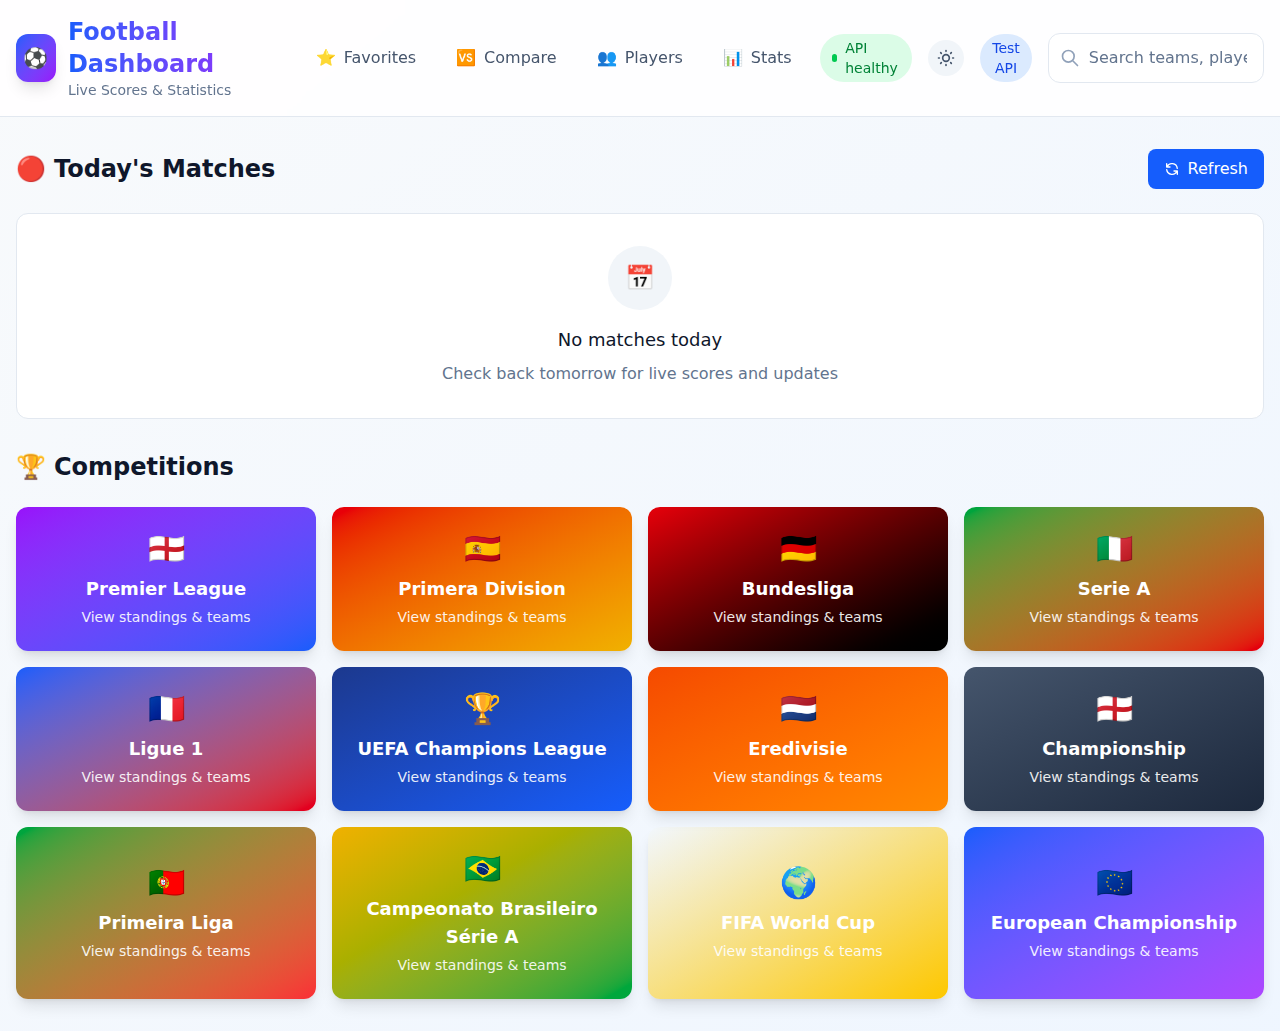
<file: index.html>
<!doctype html>
<html lang="en">
	<head>
		<meta charset="utf-8" />
		<link rel="icon" href="./favicon.png" />
		<meta name="viewport" content="width=device-width, initial-scale=1" />
		
		<link href="./_app/immutable/assets/0.PbonjDIM.css" rel="stylesheet">
		<link href="./_app/immutable/assets/4.CeECf4a2.css" rel="stylesheet">
		<link rel="modulepreload" href="./_app/immutable/entry/start.CHw90TNY.js">
		<link rel="modulepreload" href="./_app/immutable/chunks/B_a3xkKY.js">
		<link rel="modulepreload" href="./_app/immutable/chunks/CX1OgKul.js">
		<link rel="modulepreload" href="./_app/immutable/chunks/CjvTZbqX.js">
		<link rel="modulepreload" href="./_app/immutable/entry/app.CnDj7lUv.js">
		<link rel="modulepreload" href="./_app/immutable/chunks/Dp1pzeXC.js">
		<link rel="modulepreload" href="./_app/immutable/chunks/wqmw2ToN.js">
		<link rel="modulepreload" href="./_app/immutable/chunks/xRxRWmIu.js">
		<link rel="modulepreload" href="./_app/immutable/chunks/DwnDlySo.js">
		<link rel="modulepreload" href="./_app/immutable/chunks/D5Tc-ihn.js">
		<link rel="modulepreload" href="./_app/immutable/nodes/0.DOEoxxpI.js">
		<link rel="modulepreload" href="./_app/immutable/nodes/2.BpzxeL8x.js">
		<link rel="modulepreload" href="./_app/immutable/chunks/C-RrLYKt.js">
		<link rel="modulepreload" href="./_app/immutable/chunks/BnSRXur9.js">
		<link rel="modulepreload" href="./_app/immutable/chunks/wjPKui-P.js">
		<link rel="modulepreload" href="./_app/immutable/chunks/DQ32Uy8j.js">
		<link rel="modulepreload" href="./_app/immutable/chunks/B5fg2nBw.js">
		<link rel="modulepreload" href="./_app/immutable/chunks/Dstk36f_.js">
		<link rel="modulepreload" href="./_app/immutable/chunks/D5BTcylU.js">
		<link rel="modulepreload" href="./_app/immutable/chunks/VXOinbb8.js"><!--[--><meta name="description" content="Get real-time football scores, league tables, and team statistics for major European leagues"><!--]--><title>Football Dashboard - Live Scores &amp; Statistics</title>
	</head>
	<body data-sveltekit-preload-data="hover">
		<div style="display: contents"><!--[--><!--[--><!----><div class="min-h-screen bg-gray-50"><!----><div class="min-h-screen bg-gradient-to-br from-slate-50 to-blue-50"><header class="sticky top-0 z-50 bg-white/90 backdrop-blur-md border-b border-slate-200"><div class="container mx-auto px-4 py-4 svelte-1kfgxn9"><div class="flex flex-col lg:flex-row justify-between items-center gap-4"><div class="flex items-center space-x-4"><div class="flex items-center space-x-3 group"><div class="w-12 h-12 bg-gradient-to-br from-blue-600 to-purple-600 rounded-xl flex items-center justify-center text-white text-xl font-bold shadow-lg group-hover:shadow-xl transition-shadow">⚽</div> <div><h1 class="text-2xl font-bold bg-gradient-to-r from-blue-600 to-purple-600 bg-clip-text text-transparent">Football Dashboard</h1> <p class="text-sm text-slate-500">Live Scores &amp; Statistics</p></div></div></div> <div class="flex items-center space-x-4"><nav class="hidden md:flex items-center space-x-4"><button class="flex items-center space-x-2 px-3 py-2 text-slate-600 hover:text-slate-900 transition-colors"><span>⭐</span> <span>Favorites</span></button> <button class="flex items-center space-x-2 px-3 py-2 text-slate-600 hover:text-slate-900 transition-colors"><span>🆚</span> <span>Compare</span></button> <button class="flex items-center space-x-2 px-3 py-2 text-slate-600 hover:text-slate-900 transition-colors"><span>👥</span> <span>Players</span></button> <button class="flex items-center space-x-2 px-3 py-2 text-slate-600 hover:text-slate-900 transition-colors"><span>📊</span> <span>Stats</span></button></nav> <!--[!--><!--]--> <button type="button" class="p-2 rounded-full bg-slate-100 text-slate-600 hover:bg-slate-200 transition-colors" aria-label="Light mode (dark mode disabled)" title="Light mode active"><svg xmlns="http://www.w3.org/2000/svg" class="h-5 w-5" fill="none" viewBox="0 0 24 24" stroke="currentColor"><path stroke-linecap="round" stroke-linejoin="round" stroke-width="2" d="M12 3v1m0 16v1m9-9h-1M4 12H3m15.364 6.364l-.707-.707M6.343 6.343l-.707-.707m12.728 0l-.707.707M6.343 17.657l-.707.707M16 12a4 4 0 11-8 0 4 4 0 018 0z"></path></svg></button><!----> <!--[!--><!--]--> <button class="text-sm px-3 py-1 bg-blue-100 text-blue-700 rounded-full hover:bg-blue-200 transition-colors">Test API</button></div> <div class="w-full lg:w-auto"><div class="relative"><input type="text" placeholder="Search teams, players, leagues..." value="" class="w-full pl-10 pr-4 py-3 rounded-xl border border-slate-200 bg-white text-slate-900 placeholder-slate-500 focus:ring-2 focus:ring-blue-500 focus:border-transparent transition-all"> <svg class="absolute left-3 top-1/2 transform -translate-y-1/2 w-5 h-5 text-slate-400" fill="none" stroke="currentColor" viewBox="0 0 24 24"><path stroke-linecap="round" stroke-linejoin="round" stroke-width="2" d="M21 21l-6-6m2-5a7 7 0 11-14 0 7 7 0 0114 0z"></path></svg></div></div></div></div></header> <main class="container mx-auto px-4 py-8 svelte-1kfgxn9"><!--[--><!--[--><div class="flex flex-col items-center justify-center py-20"><div class="w-16 h-16 bg-gradient-to-br from-blue-600 to-purple-600 rounded-xl flex items-center justify-center text-white text-2xl mb-4 animate-bounce">⚽</div> <h2 class="text-xl font-semibold text-slate-700 mb-2">Loading Football Dashboard...</h2> <p class="text-slate-500">Getting the latest scores and data</p></div><!--]--><!--]--></main></div><!----><!----></div><!----><!--]--> <!--[!--><!--]--><!--]-->
			
			<script>
				{
					__sveltekit_njyexh = {
						base: new URL(".", location).pathname.slice(0, -1),
						assets: "/freitagr190204.github.io"
					};

					const element = document.currentScript.parentElement;

					Promise.all([
						import("./_app/immutable/entry/start.CHw90TNY.js"),
						import("./_app/immutable/entry/app.CnDj7lUv.js")
					]).then(([kit, app]) => {
						kit.start(app, element, {
							node_ids: [0, 2],
							data: [null,null],
							form: null,
							error: null
						});
					});
				}
			</script>
		</div>
	</body>
</html>
</file>
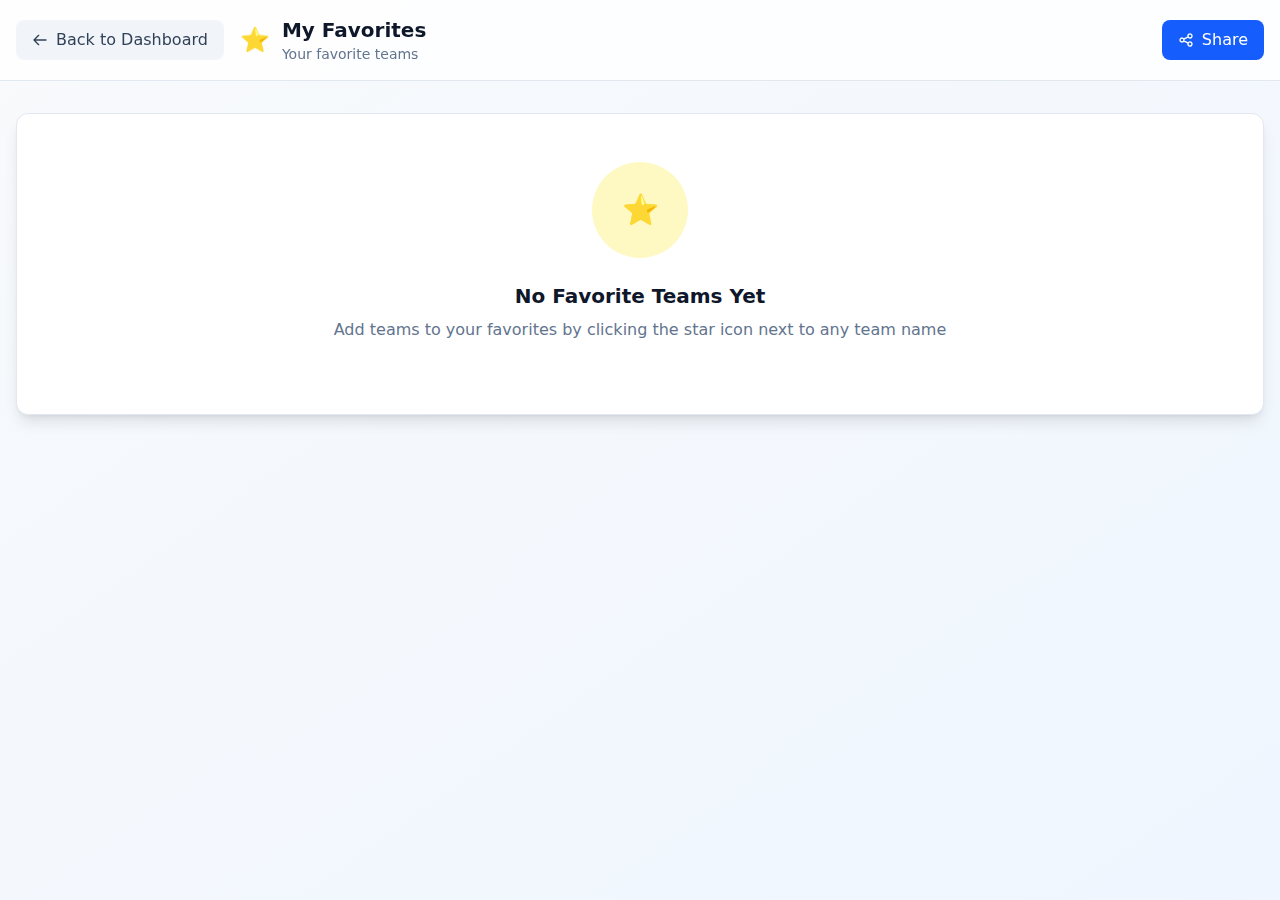
<file: favorites.html>
<!doctype html>
<html lang="en">
	<head>
		<meta charset="utf-8" />
		<link rel="icon" href="./favicon.png" />
		<meta name="viewport" content="width=device-width, initial-scale=1" />
		
		<link href="./_app/immutable/assets/0.PbonjDIM.css" rel="stylesheet">
		<link href="./_app/immutable/assets/3.baOAG6_S.css" rel="stylesheet">
		<link rel="modulepreload" href="./_app/immutable/entry/start.CHw90TNY.js">
		<link rel="modulepreload" href="./_app/immutable/chunks/B_a3xkKY.js">
		<link rel="modulepreload" href="./_app/immutable/chunks/CX1OgKul.js">
		<link rel="modulepreload" href="./_app/immutable/chunks/CjvTZbqX.js">
		<link rel="modulepreload" href="./_app/immutable/entry/app.CnDj7lUv.js">
		<link rel="modulepreload" href="./_app/immutable/chunks/Dp1pzeXC.js">
		<link rel="modulepreload" href="./_app/immutable/chunks/wqmw2ToN.js">
		<link rel="modulepreload" href="./_app/immutable/chunks/xRxRWmIu.js">
		<link rel="modulepreload" href="./_app/immutable/chunks/DwnDlySo.js">
		<link rel="modulepreload" href="./_app/immutable/chunks/D5Tc-ihn.js">
		<link rel="modulepreload" href="./_app/immutable/nodes/0.DOEoxxpI.js">
		<link rel="modulepreload" href="./_app/immutable/nodes/3.CpyJ4gC3.js">
		<link rel="modulepreload" href="./_app/immutable/chunks/DQ32Uy8j.js">
		<link rel="modulepreload" href="./_app/immutable/chunks/B8bPzqdM.js">
		<link rel="modulepreload" href="./_app/immutable/chunks/VXOinbb8.js">
		<link rel="modulepreload" href="./_app/immutable/chunks/C-RrLYKt.js">
		<link rel="modulepreload" href="./_app/immutable/chunks/Dstk36f_.js"><!--[--><meta name="description" content="View your favorite teams and quick access to their details"><!--]--><title>Favorites - Football Dashboard</title>
	</head>
	<body data-sveltekit-preload-data="hover">
		<div style="display: contents"><!--[--><!--[--><!----><div class="min-h-screen bg-gray-50"><!----><div class="min-h-screen bg-gradient-to-br from-slate-50 to-blue-50"><header class="sticky top-0 z-50 bg-white/80 backdrop-blur-md border-b border-slate-200"><div class="container mx-auto px-4 py-4 svelte-1y1ul25"><div class="flex items-center justify-between"><div class="flex items-center space-x-4"><button class="flex items-center space-x-2 px-4 py-2 bg-slate-100 text-slate-700 rounded-lg hover:bg-slate-200 transition-colors"><svg class="w-4 h-4" fill="none" stroke="currentColor" viewBox="0 0 24 24"><path stroke-linecap="round" stroke-linejoin="round" stroke-width="2" d="M10 19l-7-7m0 0l7-7m-7 7h18"></path></svg> <span>Back to Dashboard</span></button> <div class="flex items-center space-x-3"><div class="text-2xl">⭐</div> <div><h1 class="text-xl font-bold text-slate-900">My Favorites</h1> <p class="text-sm text-slate-500">Your favorite teams</p></div></div></div> <button class="px-4 py-2 bg-blue-600 hover:bg-blue-700 text-white rounded-lg transition-colors flex items-center space-x-2"><svg class="w-4 h-4" fill="none" stroke="currentColor" viewBox="0 0 24 24"><path stroke-linecap="round" stroke-linejoin="round" stroke-width="2" d="M8.684 13.342C8.886 12.938 9 12.482 9 12c0-.482-.114-.938-.316-1.342m0 2.684a3 3 0 110-2.684m0 2.684l6.632 3.316m-6.632-6l6.632-3.316m0 0a3 3 0 105.367-2.684 3 3 0 00-5.367 2.684zm0 9.316a3 3 0 105.367 2.684 3 3 0 00-5.367-2.684z"></path></svg> <span>Share</span></button></div></div></header> <main class="container mx-auto px-4 py-8 svelte-1y1ul25"><div class="space-y-8"><!--[--><div class="bg-white rounded-xl p-12 shadow-lg border border-slate-200 text-center"><div class="w-24 h-24 bg-yellow-100 rounded-full flex items-center justify-center mx-auto mb-6"><span class="text-3xl">⭐</span></div> <h3 class="text-xl font-bold text-slate-900 mb-2">No Favorite Teams Yet</h3> <p class="text-slate-500 mb-6">Add teams to your favorites by clicking the star icon next to any team name</p></div><!--]--></div><!----></main></div><!----><!----></div><!----><!--]--> <!--[!--><!--]--><!--]-->
			
			<script>
				{
					__sveltekit_njyexh = {
						base: new URL(".", location).pathname.slice(0, -1),
						assets: "/freitagr190204.github.io"
					};

					const element = document.currentScript.parentElement;

					Promise.all([
						import("./_app/immutable/entry/start.CHw90TNY.js"),
						import("./_app/immutable/entry/app.CnDj7lUv.js")
					]).then(([kit, app]) => {
						kit.start(app, element, {
							node_ids: [0, 3],
							data: [null,null],
							form: null,
							error: null
						});
					});
				}
			</script>
		</div>
	</body>
</html>
</file>
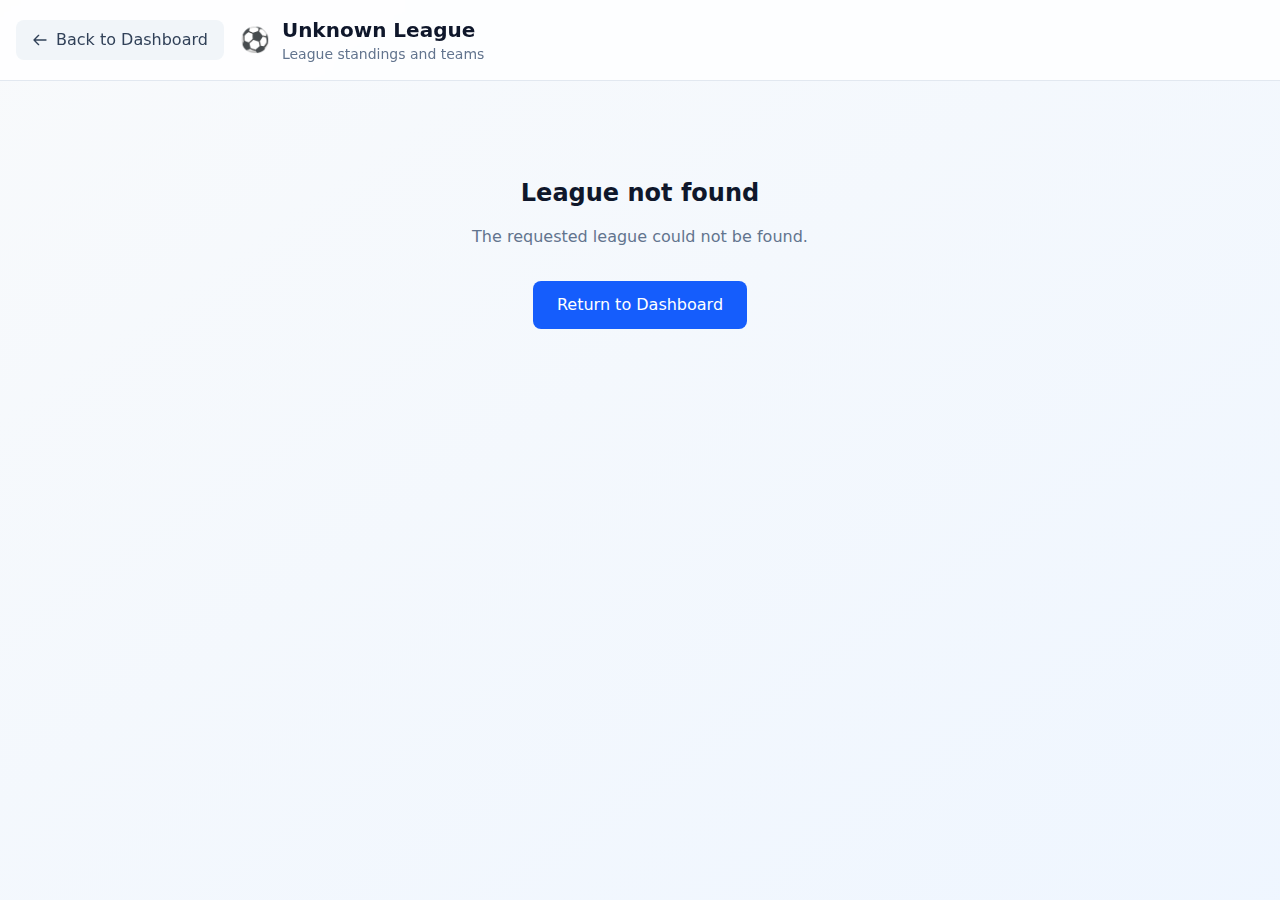
<file: league.html>
<!doctype html>
<html lang="en">
	<head>
		<meta charset="utf-8" />
		<link rel="icon" href="./favicon.png" />
		<meta name="viewport" content="width=device-width, initial-scale=1" />
		
		<link href="./_app/immutable/assets/0.PbonjDIM.css" rel="stylesheet">
		<link href="./_app/immutable/assets/4.CeECf4a2.css" rel="stylesheet">
		<link rel="modulepreload" href="./_app/immutable/entry/start.CHw90TNY.js">
		<link rel="modulepreload" href="./_app/immutable/chunks/B_a3xkKY.js">
		<link rel="modulepreload" href="./_app/immutable/chunks/CX1OgKul.js">
		<link rel="modulepreload" href="./_app/immutable/chunks/CjvTZbqX.js">
		<link rel="modulepreload" href="./_app/immutable/entry/app.CnDj7lUv.js">
		<link rel="modulepreload" href="./_app/immutable/chunks/Dp1pzeXC.js">
		<link rel="modulepreload" href="./_app/immutable/chunks/wqmw2ToN.js">
		<link rel="modulepreload" href="./_app/immutable/chunks/xRxRWmIu.js">
		<link rel="modulepreload" href="./_app/immutable/chunks/DwnDlySo.js">
		<link rel="modulepreload" href="./_app/immutable/chunks/D5Tc-ihn.js">
		<link rel="modulepreload" href="./_app/immutable/nodes/0.DOEoxxpI.js">
		<link rel="modulepreload" href="./_app/immutable/nodes/4.CvANN1zZ.js">
		<link rel="modulepreload" href="./_app/immutable/chunks/C-RrLYKt.js">
		<link rel="modulepreload" href="./_app/immutable/chunks/wjPKui-P.js">
		<link rel="modulepreload" href="./_app/immutable/chunks/B5fg2nBw.js">
		<link rel="modulepreload" href="./_app/immutable/chunks/BnSRXur9.js">
		<link rel="modulepreload" href="./_app/immutable/chunks/Dstk36f_.js"><!--[--><meta name="description" content="View Unknown League standings, fixtures, and team statistics"><!--]--><title>Unknown League - Football Dashboard</title>
	</head>
	<body data-sveltekit-preload-data="hover">
		<div style="display: contents"><!--[--><!--[--><!----><div class="min-h-screen bg-gray-50"><!----><div class="min-h-screen bg-gradient-to-br from-slate-50 to-blue-50"><header class="sticky top-0 z-50 bg-white/80 backdrop-blur-md border-b border-slate-200"><div class="container mx-auto px-4 py-4 svelte-1kfgxn9"><div class="flex items-center justify-between"><div class="flex items-center space-x-4"><button class="flex items-center space-x-2 px-4 py-2 bg-slate-100 text-slate-700 rounded-lg hover:bg-slate-200 transition-colors"><svg class="w-4 h-4" fill="none" stroke="currentColor" viewBox="0 0 24 24"><path stroke-linecap="round" stroke-linejoin="round" stroke-width="2" d="M10 19l-7-7m0 0l7-7m-7 7h18"></path></svg> <span>Back to Dashboard</span></button> <div class="flex items-center space-x-3"><div class="text-2xl">⚽</div> <div><h1 class="text-xl font-bold text-slate-900">Unknown League</h1> <p class="text-sm text-slate-500">League standings and teams</p></div></div></div></div></div></header> <main class="container mx-auto px-4 py-8 svelte-1kfgxn9"><!--[!--><div class="text-center py-16"><h2 class="text-2xl font-bold text-slate-900 mb-4">League not found</h2> <p class="text-slate-500 mb-8">The requested league could not be found.</p> <button class="px-6 py-3 bg-blue-600 hover:bg-blue-700 text-white rounded-lg transition-colors">Return to Dashboard</button></div><!--]--></main></div><!----><!----></div><!----><!--]--> <!--[!--><!--]--><!--]-->
			
			<script>
				{
					__sveltekit_njyexh = {
						base: new URL(".", location).pathname.slice(0, -1),
						assets: "/freitagr190204.github.io"
					};

					const element = document.currentScript.parentElement;

					Promise.all([
						import("./_app/immutable/entry/start.CHw90TNY.js"),
						import("./_app/immutable/entry/app.CnDj7lUv.js")
					]).then(([kit, app]) => {
						kit.start(app, element, {
							node_ids: [0, 4],
							data: [null,null],
							form: null,
							error: null
						});
					});
				}
			</script>
		</div>
	</body>
</html>
</file>
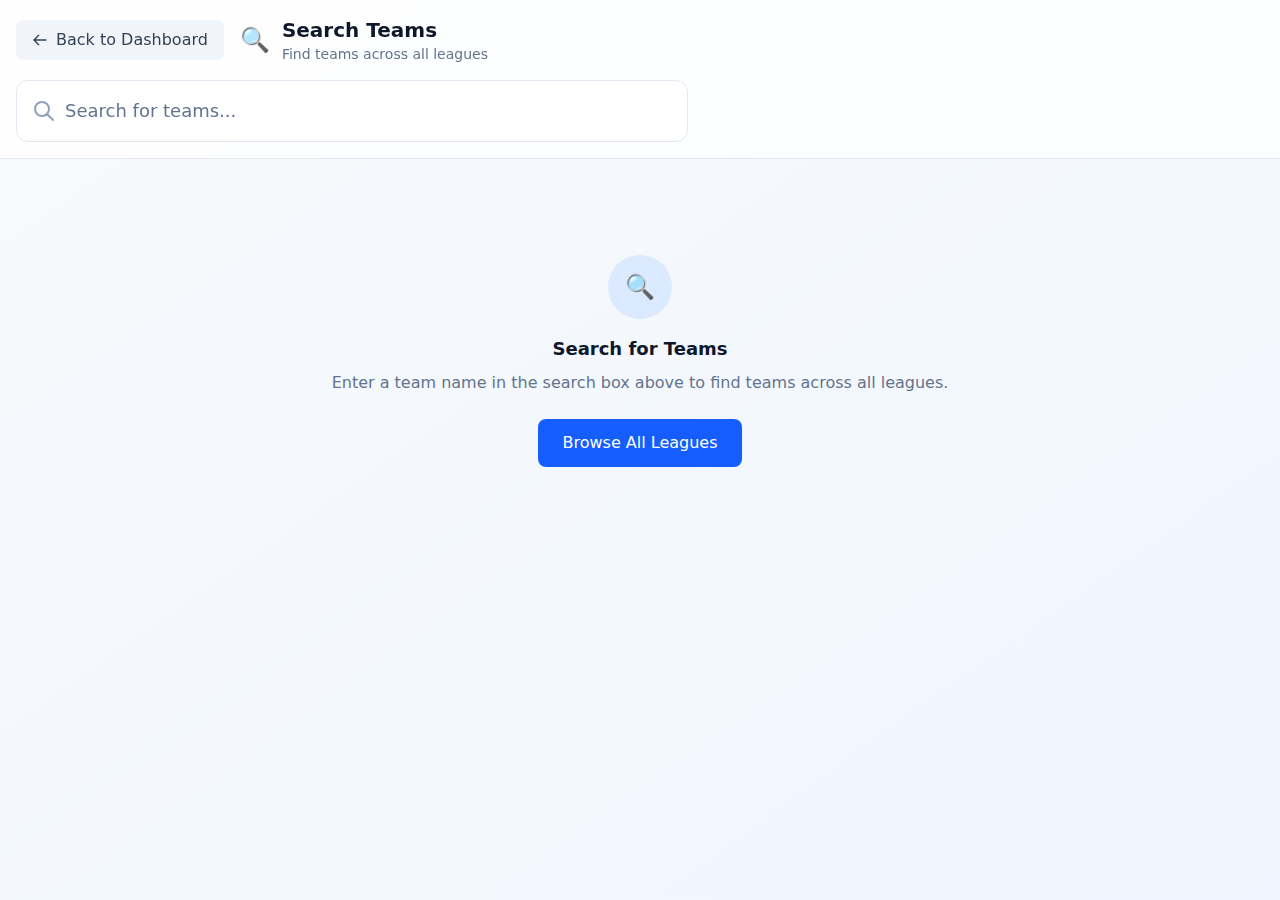
<file: search.html>
<!doctype html>
<html lang="en">
	<head>
		<meta charset="utf-8" />
		<link rel="icon" href="./favicon.png" />
		<meta name="viewport" content="width=device-width, initial-scale=1" />
		
		<link href="./_app/immutable/assets/0.PbonjDIM.css" rel="stylesheet">
		<link href="./_app/immutable/assets/4.CeECf4a2.css" rel="stylesheet">
		<link rel="modulepreload" href="./_app/immutable/entry/start.CHw90TNY.js">
		<link rel="modulepreload" href="./_app/immutable/chunks/B_a3xkKY.js">
		<link rel="modulepreload" href="./_app/immutable/chunks/CX1OgKul.js">
		<link rel="modulepreload" href="./_app/immutable/chunks/CjvTZbqX.js">
		<link rel="modulepreload" href="./_app/immutable/entry/app.CnDj7lUv.js">
		<link rel="modulepreload" href="./_app/immutable/chunks/Dp1pzeXC.js">
		<link rel="modulepreload" href="./_app/immutable/chunks/wqmw2ToN.js">
		<link rel="modulepreload" href="./_app/immutable/chunks/xRxRWmIu.js">
		<link rel="modulepreload" href="./_app/immutable/chunks/DwnDlySo.js">
		<link rel="modulepreload" href="./_app/immutable/chunks/D5Tc-ihn.js">
		<link rel="modulepreload" href="./_app/immutable/nodes/0.DOEoxxpI.js">
		<link rel="modulepreload" href="./_app/immutable/nodes/6.CDO4Fhld.js">
		<link rel="modulepreload" href="./_app/immutable/chunks/C-RrLYKt.js">
		<link rel="modulepreload" href="./_app/immutable/chunks/wjPKui-P.js"><!--[--><meta name="description" content="Search for teams across all leagues and competitions"><!--]--><title>Search - Football Dashboard</title>
	</head>
	<body data-sveltekit-preload-data="hover">
		<div style="display: contents"><!--[--><!--[--><!----><div class="min-h-screen bg-gray-50"><!----><div class="min-h-screen bg-gradient-to-br from-slate-50 to-blue-50"><header class="sticky top-0 z-50 bg-white/80 backdrop-blur-md border-b border-slate-200"><div class="container mx-auto px-4 py-4 svelte-1kfgxn9"><div class="flex items-center justify-between"><div class="flex items-center space-x-4"><button class="flex items-center space-x-2 px-4 py-2 bg-slate-100 text-slate-700 rounded-lg hover:bg-slate-200 transition-colors"><svg class="w-4 h-4" fill="none" stroke="currentColor" viewBox="0 0 24 24"><path stroke-linecap="round" stroke-linejoin="round" stroke-width="2" d="M10 19l-7-7m0 0l7-7m-7 7h18"></path></svg> <span>Back to Dashboard</span></button> <div class="flex items-center space-x-3"><div class="text-2xl">🔍</div> <div><h1 class="text-xl font-bold text-slate-900">Search Teams</h1> <p class="text-sm text-slate-500">Find teams across all leagues</p></div></div></div></div> <div class="mt-4"><div class="relative max-w-2xl"><input type="text" placeholder="Search for teams..." value="" class="w-full pl-12 pr-4 py-4 rounded-xl border border-slate-200 bg-white text-slate-900 placeholder-slate-500 focus:ring-2 focus:ring-blue-500 focus:border-transparent transition-all text-lg"> <svg class="absolute left-4 top-1/2 transform -translate-y-1/2 w-6 h-6 text-slate-400" fill="none" stroke="currentColor" viewBox="0 0 24 24"><path stroke-linecap="round" stroke-linejoin="round" stroke-width="2" d="M21 21l-6-6m2-5a7 7 0 11-14 0 7 7 0 0114 0z"></path></svg></div></div></div></header> <main class="container mx-auto px-4 py-8 svelte-1kfgxn9"><!--[!--><div class="text-center py-16"><div class="w-16 h-16 bg-blue-100 rounded-full flex items-center justify-center mx-auto mb-4"><span class="text-2xl">🔍</span></div> <h3 class="text-lg font-semibold text-slate-900 mb-2">Search for Teams</h3> <p class="text-slate-500 mb-6">Enter a team name in the search box above to find teams across all leagues.</p> <button class="px-6 py-3 bg-blue-600 hover:bg-blue-700 text-white rounded-lg transition-colors">Browse All Leagues</button></div><!--]--></main></div><!----><!----></div><!----><!--]--> <!--[!--><!--]--><!--]-->
			
			<script>
				{
					__sveltekit_njyexh = {
						base: new URL(".", location).pathname.slice(0, -1),
						assets: "/freitagr190204.github.io"
					};

					const element = document.currentScript.parentElement;

					Promise.all([
						import("./_app/immutable/entry/start.CHw90TNY.js"),
						import("./_app/immutable/entry/app.CnDj7lUv.js")
					]).then(([kit, app]) => {
						kit.start(app, element, {
							node_ids: [0, 6],
							data: [null,null],
							form: null,
							error: null
						});
					});
				}
			</script>
		</div>
	</body>
</html>
</file>
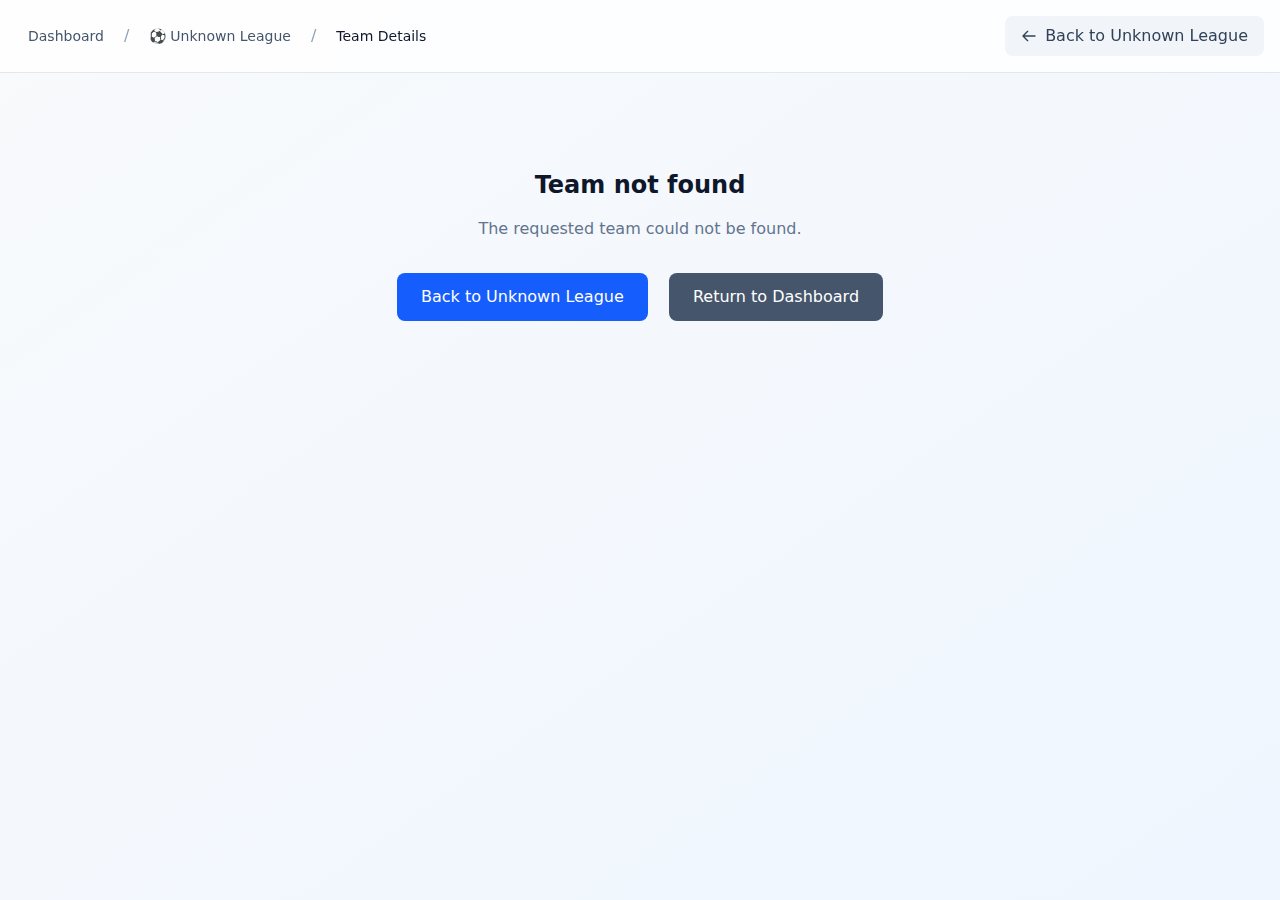
<file: league/team.html>
<!doctype html>
<html lang="en">
	<head>
		<meta charset="utf-8" />
		<link rel="icon" href="../favicon.png" />
		<meta name="viewport" content="width=device-width, initial-scale=1" />
		
		<link href="../_app/immutable/assets/0.PbonjDIM.css" rel="stylesheet">
		<link href="../_app/immutable/assets/4.CeECf4a2.css" rel="stylesheet">
		<link rel="modulepreload" href="../_app/immutable/entry/start.CHw90TNY.js">
		<link rel="modulepreload" href="../_app/immutable/chunks/B_a3xkKY.js">
		<link rel="modulepreload" href="../_app/immutable/chunks/CX1OgKul.js">
		<link rel="modulepreload" href="../_app/immutable/chunks/CjvTZbqX.js">
		<link rel="modulepreload" href="../_app/immutable/entry/app.CnDj7lUv.js">
		<link rel="modulepreload" href="../_app/immutable/chunks/Dp1pzeXC.js">
		<link rel="modulepreload" href="../_app/immutable/chunks/wqmw2ToN.js">
		<link rel="modulepreload" href="../_app/immutable/chunks/xRxRWmIu.js">
		<link rel="modulepreload" href="../_app/immutable/chunks/DwnDlySo.js">
		<link rel="modulepreload" href="../_app/immutable/chunks/D5Tc-ihn.js">
		<link rel="modulepreload" href="../_app/immutable/nodes/0.DOEoxxpI.js">
		<link rel="modulepreload" href="../_app/immutable/nodes/5.BAb-O127.js">
		<link rel="modulepreload" href="../_app/immutable/chunks/C-RrLYKt.js">
		<link rel="modulepreload" href="../_app/immutable/chunks/wjPKui-P.js">
		<link rel="modulepreload" href="../_app/immutable/chunks/D5BTcylU.js">
		<link rel="modulepreload" href="../_app/immutable/chunks/BnSRXur9.js">
		<link rel="modulepreload" href="../_app/immutable/chunks/Dstk36f_.js"><!--[--><meta name="description" content="View team details, squad, and statistics for Unknown League"><!--]--><title>Team Details - Unknown League - Football Dashboard</title>
	</head>
	<body data-sveltekit-preload-data="hover">
		<div style="display: contents"><!--[--><!--[--><!----><div class="min-h-screen bg-gray-50"><!----><div class="min-h-screen bg-gradient-to-br from-slate-50 to-blue-50"><header class="sticky top-0 z-50 bg-white/80 backdrop-blur-md border-b border-slate-200"><div class="container mx-auto px-4 py-4 svelte-1kfgxn9"><div class="flex items-center justify-between"><div class="flex items-center space-x-2"><button class="px-3 py-1 text-sm text-slate-600 hover:text-slate-900 transition-colors">Dashboard</button> <span class="text-slate-400">/</span> <button class="px-3 py-1 text-sm text-slate-600 hover:text-slate-900 transition-colors flex items-center space-x-1"><span>⚽</span> <span>Unknown League</span></button> <span class="text-slate-400">/</span> <span class="px-3 py-1 text-sm font-medium text-slate-900">Team Details</span></div> <button class="flex items-center space-x-2 px-4 py-2 bg-slate-100 text-slate-700 rounded-lg hover:bg-slate-200 transition-colors"><svg class="w-4 h-4" fill="none" stroke="currentColor" viewBox="0 0 24 24"><path stroke-linecap="round" stroke-linejoin="round" stroke-width="2" d="M10 19l-7-7m0 0l7-7m-7 7h18"></path></svg> <span>Back to Unknown League</span></button></div></div></header> <main class="container mx-auto px-4 py-8 svelte-1kfgxn9"><!--[!--><div class="text-center py-16"><h2 class="text-2xl font-bold text-slate-900 mb-4">Team not found</h2> <p class="text-slate-500 mb-8">The requested team could not be found.</p> <div class="space-x-4"><button class="px-6 py-3 bg-blue-600 hover:bg-blue-700 text-white rounded-lg transition-colors">Back to Unknown League</button> <button class="px-6 py-3 bg-slate-600 hover:bg-slate-700 text-white rounded-lg transition-colors">Return to Dashboard</button></div></div><!--]--></main></div><!----><!----></div><!----><!--]--> <!--[!--><!--]--><!--]-->
			
			<script>
				{
					__sveltekit_njyexh = {
						base: new URL("..", location).pathname.slice(0, -1),
						assets: "/freitagr190204.github.io"
					};

					const element = document.currentScript.parentElement;

					Promise.all([
						import("../_app/immutable/entry/start.CHw90TNY.js"),
						import("../_app/immutable/entry/app.CnDj7lUv.js")
					]).then(([kit, app]) => {
						kit.start(app, element, {
							node_ids: [0, 5],
							data: [null,null],
							form: null,
							error: null
						});
					});
				}
			</script>
		</div>
	</body>
</html>
</file>
<file: _app/immutable/assets/4.CeECf4a2.css>
.container.svelte-1kfgxn9{max-width:1400px}
</file>
<file: _app/immutable/assets/3.baOAG6_S.css>
.container.svelte-1y1ul25{max-width:1400px}
</file>
<file: _app/immutable/assets/0.PbonjDIM.css>
/*! tailwindcss v4.1.6 | MIT License | https://tailwindcss.com */@layer properties{@supports (((-webkit-hyphens:none)) and (not (margin-trim:inline))) or ((-moz-orient:inline) and (not (color:rgb(from red r g b)))){*,:before,:after,::backdrop{--tw-translate-x:0;--tw-translate-y:0;--tw-translate-z:0;--tw-rotate-x:initial;--tw-rotate-y:initial;--tw-rotate-z:initial;--tw-skew-x:initial;--tw-skew-y:initial;--tw-space-y-reverse:0;--tw-space-x-reverse:0;--tw-divide-y-reverse:0;--tw-border-style:solid;--tw-gradient-position:initial;--tw-gradient-from:#0000;--tw-gradient-via:#0000;--tw-gradient-to:#0000;--tw-gradient-stops:initial;--tw-gradient-via-stops:initial;--tw-gradient-from-position:0%;--tw-gradient-via-position:50%;--tw-gradient-to-position:100%;--tw-font-weight:initial;--tw-shadow:0 0 #0000;--tw-shadow-color:initial;--tw-shadow-alpha:100%;--tw-inset-shadow:0 0 #0000;--tw-inset-shadow-color:initial;--tw-inset-shadow-alpha:100%;--tw-ring-color:initial;--tw-ring-shadow:0 0 #0000;--tw-inset-ring-color:initial;--tw-inset-ring-shadow:0 0 #0000;--tw-ring-inset:initial;--tw-ring-offset-width:0px;--tw-ring-offset-color:#fff;--tw-ring-offset-shadow:0 0 #0000;--tw-backdrop-blur:initial;--tw-backdrop-brightness:initial;--tw-backdrop-contrast:initial;--tw-backdrop-grayscale:initial;--tw-backdrop-hue-rotate:initial;--tw-backdrop-invert:initial;--tw-backdrop-opacity:initial;--tw-backdrop-saturate:initial;--tw-backdrop-sepia:initial;--tw-duration:initial;--tw-scale-x:1;--tw-scale-y:1;--tw-scale-z:1}}}@layer theme{:root,:host{--font-sans:ui-sans-serif,system-ui,sans-serif,"Apple Color Emoji","Segoe UI Emoji","Segoe UI Symbol","Noto Color Emoji";--font-mono:ui-monospace,SFMono-Regular,Menlo,Monaco,Consolas,"Liberation Mono","Courier New",monospace;--color-red-50:oklch(97.1% .013 17.38);--color-red-100:oklch(93.6% .032 17.717);--color-red-200:oklch(88.5% .062 18.334);--color-red-500:oklch(63.7% .237 25.331);--color-red-600:oklch(57.7% .245 27.325);--color-red-700:oklch(50.5% .213 27.518);--color-red-800:oklch(44.4% .177 26.899);--color-orange-100:oklch(95.4% .038 75.164);--color-orange-400:oklch(75% .183 55.934);--color-orange-500:oklch(70.5% .213 47.604);--color-orange-600:oklch(64.6% .222 41.116);--color-orange-800:oklch(47% .157 37.304);--color-yellow-50:oklch(98.7% .026 102.212);--color-yellow-100:oklch(97.3% .071 103.193);--color-yellow-200:oklch(94.5% .129 101.54);--color-yellow-400:oklch(85.2% .199 91.936);--color-yellow-500:oklch(79.5% .184 86.047);--color-yellow-600:oklch(68.1% .162 75.834);--color-yellow-700:oklch(55.4% .135 66.442);--color-yellow-800:oklch(47.6% .114 61.907);--color-green-50:oklch(98.2% .018 155.826);--color-green-100:oklch(96.2% .044 156.743);--color-green-500:oklch(72.3% .219 149.579);--color-green-600:oklch(62.7% .194 149.214);--color-green-700:oklch(52.7% .154 150.069);--color-green-800:oklch(44.8% .119 151.328);--color-blue-50:oklch(97% .014 254.604);--color-blue-100:oklch(93.2% .032 255.585);--color-blue-200:oklch(88.2% .059 254.128);--color-blue-300:oklch(80.9% .105 251.813);--color-blue-500:oklch(62.3% .214 259.815);--color-blue-600:oklch(54.6% .245 262.881);--color-blue-700:oklch(48.8% .243 264.376);--color-blue-800:oklch(42.4% .199 265.638);--color-blue-900:oklch(37.9% .146 265.522);--color-purple-50:oklch(97.7% .014 308.299);--color-purple-100:oklch(94.6% .033 307.174);--color-purple-500:oklch(62.7% .265 303.9);--color-purple-600:oklch(55.8% .288 302.321);--color-slate-50:oklch(98.4% .003 247.858);--color-slate-100:oklch(96.8% .007 247.896);--color-slate-200:oklch(92.9% .013 255.508);--color-slate-300:oklch(86.9% .022 252.894);--color-slate-400:oklch(70.4% .04 256.788);--color-slate-500:oklch(55.4% .046 257.417);--color-slate-600:oklch(44.6% .043 257.281);--color-slate-700:oklch(37.2% .044 257.287);--color-slate-800:oklch(27.9% .041 260.031);--color-slate-900:oklch(20.8% .042 265.755);--color-gray-50:oklch(98.5% .002 247.839);--color-gray-100:oklch(96.7% .003 264.542);--color-gray-300:oklch(87.2% .01 258.338);--color-gray-400:oklch(70.7% .022 261.325);--color-gray-500:oklch(55.1% .027 264.364);--color-gray-600:oklch(44.6% .03 256.802);--color-gray-800:oklch(27.8% .033 256.848);--color-black:#000;--color-white:#fff;--spacing:.25rem;--container-2xl:42rem;--container-4xl:56rem;--text-xs:.75rem;--text-xs--line-height:calc(1/.75);--text-sm:.875rem;--text-sm--line-height:calc(1.25/.875);--text-lg:1.125rem;--text-lg--line-height:calc(1.75/1.125);--text-xl:1.25rem;--text-xl--line-height:calc(1.75/1.25);--text-2xl:1.5rem;--text-2xl--line-height:calc(2/1.5);--text-3xl:1.875rem;--text-3xl--line-height: 1.2 ;--text-4xl:2.25rem;--text-4xl--line-height:calc(2.5/2.25);--font-weight-medium:500;--font-weight-semibold:600;--font-weight-bold:700;--radius-lg:.5rem;--radius-xl:.75rem;--animate-spin:spin 1s linear infinite;--animate-pulse:pulse 2s cubic-bezier(.4,0,.6,1)infinite;--animate-bounce:bounce 1s infinite;--blur-md:12px;--default-transition-duration:.15s;--default-transition-timing-function:cubic-bezier(.4,0,.2,1);--default-font-family:var(--font-sans);--default-mono-font-family:var(--font-mono)}}@layer base{*,:after,:before,::backdrop{box-sizing:border-box;border:0 solid;margin:0;padding:0}::file-selector-button{box-sizing:border-box;border:0 solid;margin:0;padding:0}html,:host{-webkit-text-size-adjust:100%;-moz-tab-size:4;tab-size:4;line-height:1.5;font-family:var(--default-font-family,ui-sans-serif,system-ui,sans-serif,"Apple Color Emoji","Segoe UI Emoji","Segoe UI Symbol","Noto Color Emoji");font-feature-settings:var(--default-font-feature-settings,normal);font-variation-settings:var(--default-font-variation-settings,normal);-webkit-tap-highlight-color:transparent}hr{height:0;color:inherit;border-top-width:1px}abbr:where([title]){-webkit-text-decoration:underline dotted;text-decoration:underline dotted}h1,h2,h3,h4,h5,h6{font-size:inherit;font-weight:inherit}a{color:inherit;-webkit-text-decoration:inherit;text-decoration:inherit}b,strong{font-weight:bolder}code,kbd,samp,pre{font-family:var(--default-mono-font-family,ui-monospace,SFMono-Regular,Menlo,Monaco,Consolas,"Liberation Mono","Courier New",monospace);font-feature-settings:var(--default-mono-font-feature-settings,normal);font-variation-settings:var(--default-mono-font-variation-settings,normal);font-size:1em}small{font-size:80%}sub,sup{vertical-align:baseline;font-size:75%;line-height:0;position:relative}sub{bottom:-.25em}sup{top:-.5em}table{text-indent:0;border-color:inherit;border-collapse:collapse}:-moz-focusring{outline:auto}progress{vertical-align:baseline}summary{display:list-item}ol,ul,menu{list-style:none}img,svg,video,canvas,audio,iframe,embed,object{vertical-align:middle;display:block}img,video{max-width:100%;height:auto}button,input,select,optgroup,textarea{font:inherit;font-feature-settings:inherit;font-variation-settings:inherit;letter-spacing:inherit;color:inherit;opacity:1;background-color:#0000;border-radius:0}::file-selector-button{font:inherit;font-feature-settings:inherit;font-variation-settings:inherit;letter-spacing:inherit;color:inherit;opacity:1;background-color:#0000;border-radius:0}:where(select:is([multiple],[size])) optgroup{font-weight:bolder}:where(select:is([multiple],[size])) optgroup option{padding-inline-start:20px}::file-selector-button{margin-inline-end:4px}::placeholder{opacity:1}@supports (not ((-webkit-appearance:-apple-pay-button))) or (contain-intrinsic-size:1px){::placeholder{color:currentColor}@supports (color:color-mix(in lab,red,red)){::placeholder{color:color-mix(in oklab,currentcolor 50%,transparent)}}}textarea{resize:vertical}::-webkit-search-decoration{-webkit-appearance:none}::-webkit-date-and-time-value{min-height:1lh;text-align:inherit}::-webkit-datetime-edit{padding-block:0}::-webkit-datetime-edit-year-field{padding-block:0}::-webkit-datetime-edit-month-field{padding-block:0}::-webkit-datetime-edit-day-field{padding-block:0}::-webkit-datetime-edit-hour-field{padding-block:0}::-webkit-datetime-edit-minute-field{padding-block:0}::-webkit-datetime-edit-second-field{padding-block:0}::-webkit-datetime-edit-millisecond-field{padding-block:0}::-webkit-datetime-edit-meridiem-field{padding-block:0}:-moz-ui-invalid{box-shadow:none}button,input:where([type=button],[type=reset],[type=submit]){-webkit-appearance:button;-moz-appearance:button;appearance:button}::file-selector-button{-webkit-appearance:button;-moz-appearance:button;appearance:button}::-webkit-inner-spin-button{height:auto}::-webkit-outer-spin-button{height:auto}[hidden]:where(:not([hidden=until-found])){display:none!important}[type=text],input:where(:not([type])),[type=email],[type=url],[type=password],[type=number],[type=date],[type=datetime-local],[type=month],[type=search],[type=tel],[type=time],[type=week],[multiple],textarea,select{-webkit-appearance:none;-moz-appearance:none;appearance:none;--tw-shadow:0 0 #0000;background-color:#fff;border-width:1px;border-color:#6a7282;border-radius:0;padding:.5rem .75rem;font-size:1rem;line-height:1.5rem}:is([type=text],input:where(:not([type])),[type=email],[type=url],[type=password],[type=number],[type=date],[type=datetime-local],[type=month],[type=search],[type=tel],[type=time],[type=week],[multiple],textarea,select):focus{outline-offset:2px;--tw-ring-inset:var(--tw-empty, );--tw-ring-offset-width:0px;--tw-ring-offset-color:#fff;--tw-ring-color:oklch(54.6% .245 262.881);--tw-ring-offset-shadow:var(--tw-ring-inset)0 0 0 var(--tw-ring-offset-width)var(--tw-ring-offset-color);--tw-ring-shadow:var(--tw-ring-inset)0 0 0 calc(1px + var(--tw-ring-offset-width))var(--tw-ring-color);box-shadow:var(--tw-ring-offset-shadow),var(--tw-ring-shadow),var(--tw-shadow);border-color:#155dfc;outline:2px solid #0000}input::placeholder,textarea::placeholder{color:#6a7282;opacity:1}::-webkit-datetime-edit-fields-wrapper{padding:0}::-webkit-date-and-time-value{min-height:1.5em}::-webkit-date-and-time-value{text-align:inherit}::-webkit-datetime-edit{display:inline-flex}::-webkit-datetime-edit{padding-top:0;padding-bottom:0}::-webkit-datetime-edit-year-field{padding-top:0;padding-bottom:0}::-webkit-datetime-edit-month-field{padding-top:0;padding-bottom:0}::-webkit-datetime-edit-day-field{padding-top:0;padding-bottom:0}::-webkit-datetime-edit-hour-field{padding-top:0;padding-bottom:0}::-webkit-datetime-edit-minute-field{padding-top:0;padding-bottom:0}::-webkit-datetime-edit-second-field{padding-top:0;padding-bottom:0}::-webkit-datetime-edit-millisecond-field{padding-top:0;padding-bottom:0}::-webkit-datetime-edit-meridiem-field{padding-top:0;padding-bottom:0}select{-webkit-print-color-adjust:exact;print-color-adjust:exact;background-image:url("data:image/svg+xml,%3csvg xmlns='http://www.w3.org/2000/svg' fill='none' viewBox='0 0 20 20'%3e%3cpath stroke='oklch(55.1%25 0.027 264.364)' stroke-linecap='round' stroke-linejoin='round' stroke-width='1.5' d='M6 8l4 4 4-4'/%3e%3c/svg%3e");background-position:right .5rem center;background-repeat:no-repeat;background-size:1.5em 1.5em;padding-right:2.5rem}[multiple],[size]:where(select:not([size="1"])){background-image:initial;background-position:initial;background-repeat:unset;background-size:initial;-webkit-print-color-adjust:unset;print-color-adjust:unset;padding-right:.75rem}[type=checkbox],[type=radio]{-webkit-appearance:none;-moz-appearance:none;appearance:none;-webkit-print-color-adjust:exact;print-color-adjust:exact;vertical-align:middle;-webkit-user-select:none;user-select:none;color:#155dfc;--tw-shadow:0 0 #0000;background-color:#fff;background-origin:border-box;border-width:1px;border-color:#6a7282;flex-shrink:0;width:1rem;height:1rem;padding:0;display:inline-block}[type=checkbox]{border-radius:0}[type=radio]{border-radius:100%}[type=checkbox]:focus,[type=radio]:focus{outline-offset:2px;--tw-ring-inset:var(--tw-empty, );--tw-ring-offset-width:2px;--tw-ring-offset-color:#fff;--tw-ring-color:oklch(54.6% .245 262.881);--tw-ring-offset-shadow:var(--tw-ring-inset)0 0 0 var(--tw-ring-offset-width)var(--tw-ring-offset-color);--tw-ring-shadow:var(--tw-ring-inset)0 0 0 calc(2px + var(--tw-ring-offset-width))var(--tw-ring-color);box-shadow:var(--tw-ring-offset-shadow),var(--tw-ring-shadow),var(--tw-shadow);outline:2px solid #0000}[type=checkbox]:checked,[type=radio]:checked{background-color:currentColor;background-position:50%;background-repeat:no-repeat;background-size:100% 100%;border-color:#0000}[type=checkbox]:checked{background-image:url("data:image/svg+xml,%3csvg viewBox='0 0 16 16' fill='white' xmlns='http://www.w3.org/2000/svg'%3e%3cpath d='M12.207 4.793a1 1 0 010 1.414l-5 5a1 1 0 01-1.414 0l-2-2a1 1 0 011.414-1.414L6.5 9.086l4.293-4.293a1 1 0 011.414 0z'/%3e%3c/svg%3e")}@media (forced-colors:active){[type=checkbox]:checked{-webkit-appearance:auto;-moz-appearance:auto;appearance:auto}}[type=radio]:checked{background-image:url("data:image/svg+xml,%3csvg viewBox='0 0 16 16' fill='white' xmlns='http://www.w3.org/2000/svg'%3e%3ccircle cx='8' cy='8' r='3'/%3e%3c/svg%3e")}@media (forced-colors:active){[type=radio]:checked{-webkit-appearance:auto;-moz-appearance:auto;appearance:auto}}[type=checkbox]:checked:hover,[type=checkbox]:checked:focus,[type=radio]:checked:hover,[type=radio]:checked:focus{background-color:currentColor;border-color:#0000}[type=checkbox]:indeterminate{background-color:currentColor;background-image:url("data:image/svg+xml,%3csvg xmlns='http://www.w3.org/2000/svg' fill='none' viewBox='0 0 16 16'%3e%3cpath stroke='white' stroke-linecap='round' stroke-linejoin='round' stroke-width='2' d='M4 8h8'/%3e%3c/svg%3e");background-position:50%;background-repeat:no-repeat;background-size:100% 100%;border-color:#0000}@media (forced-colors:active){[type=checkbox]:indeterminate{-webkit-appearance:auto;-moz-appearance:auto;appearance:auto}}[type=checkbox]:indeterminate:hover,[type=checkbox]:indeterminate:focus{background-color:currentColor;border-color:#0000}[type=file]{background:unset;border-color:inherit;font-size:unset;line-height:inherit;border-width:0;border-radius:0;padding:0}[type=file]:focus{outline:1px solid buttontext;outline:1px auto -webkit-focus-ring-color}}@layer components;@layer utilities{.absolute{position:absolute}.relative{position:relative}.static{position:static}.sticky{position:sticky}.inset-0{inset:calc(var(--spacing)*0)}.top-0{top:calc(var(--spacing)*0)}.top-1\/2{top:50%}.right-3{right:calc(var(--spacing)*3)}.left-3{left:calc(var(--spacing)*3)}.left-4{left:calc(var(--spacing)*4)}.z-10{z-index:10}.z-50{z-index:50}.container{width:100%}@media (min-width:40rem){.container{max-width:40rem}}@media (min-width:48rem){.container{max-width:48rem}}@media (min-width:64rem){.container{max-width:64rem}}@media (min-width:80rem){.container{max-width:80rem}}@media (min-width:96rem){.container{max-width:96rem}}.mx-auto{margin-inline:auto}.mt-1{margin-top:calc(var(--spacing)*1)}.mt-2{margin-top:calc(var(--spacing)*2)}.mt-4{margin-top:calc(var(--spacing)*4)}.mt-6{margin-top:calc(var(--spacing)*6)}.mb-1{margin-bottom:calc(var(--spacing)*1)}.mb-2{margin-bottom:calc(var(--spacing)*2)}.mb-3{margin-bottom:calc(var(--spacing)*3)}.mb-4{margin-bottom:calc(var(--spacing)*4)}.mb-6{margin-bottom:calc(var(--spacing)*6)}.mb-8{margin-bottom:calc(var(--spacing)*8)}.ml-auto{margin-left:auto}.block{display:block}.contents{display:contents}.flex{display:flex}.grid{display:grid}.hidden{display:none}.inline-block{display:inline-block}.table{display:table}.h-2{height:calc(var(--spacing)*2)}.h-4{height:calc(var(--spacing)*4)}.h-5{height:calc(var(--spacing)*5)}.h-6{height:calc(var(--spacing)*6)}.h-8{height:calc(var(--spacing)*8)}.h-10{height:calc(var(--spacing)*10)}.h-12{height:calc(var(--spacing)*12)}.h-16{height:calc(var(--spacing)*16)}.h-24{height:calc(var(--spacing)*24)}.max-h-64{max-height:calc(var(--spacing)*64)}.min-h-screen{min-height:100vh}.w-2{width:calc(var(--spacing)*2)}.w-4{width:calc(var(--spacing)*4)}.w-5{width:calc(var(--spacing)*5)}.w-6{width:calc(var(--spacing)*6)}.w-8{width:calc(var(--spacing)*8)}.w-10{width:calc(var(--spacing)*10)}.w-12{width:calc(var(--spacing)*12)}.w-16{width:calc(var(--spacing)*16)}.w-24{width:calc(var(--spacing)*24)}.w-full{width:100%}.max-w-2xl{max-width:var(--container-2xl)}.max-w-4xl{max-width:var(--container-4xl)}.min-w-full{min-width:100%}.flex-1{flex:1}.-translate-y-1\/2{--tw-translate-y: -50% ;translate:var(--tw-translate-x)var(--tw-translate-y)}.transform{transform:var(--tw-rotate-x,)var(--tw-rotate-y,)var(--tw-rotate-z,)var(--tw-skew-x,)var(--tw-skew-y,)}.animate-bounce{animation:var(--animate-bounce)}.animate-pulse{animation:var(--animate-pulse)}.animate-spin{animation:var(--animate-spin)}.cursor-pointer{cursor:pointer}.grid-cols-1{grid-template-columns:repeat(1,minmax(0,1fr))}.grid-cols-2{grid-template-columns:repeat(2,minmax(0,1fr))}.grid-cols-3{grid-template-columns:repeat(3,minmax(0,1fr))}.flex-col{flex-direction:column}.items-center{align-items:center}.justify-between{justify-content:space-between}.justify-center{justify-content:center}.gap-3{gap:calc(var(--spacing)*3)}.gap-4{gap:calc(var(--spacing)*4)}.gap-6{gap:calc(var(--spacing)*6)}.gap-8{gap:calc(var(--spacing)*8)}:where(.space-y-2>:not(:last-child)){--tw-space-y-reverse:0;margin-block-start:calc(calc(var(--spacing)*2)*var(--tw-space-y-reverse));margin-block-end:calc(calc(var(--spacing)*2)*calc(1 - var(--tw-space-y-reverse)))}:where(.space-y-3>:not(:last-child)){--tw-space-y-reverse:0;margin-block-start:calc(calc(var(--spacing)*3)*var(--tw-space-y-reverse));margin-block-end:calc(calc(var(--spacing)*3)*calc(1 - var(--tw-space-y-reverse)))}:where(.space-y-4>:not(:last-child)){--tw-space-y-reverse:0;margin-block-start:calc(calc(var(--spacing)*4)*var(--tw-space-y-reverse));margin-block-end:calc(calc(var(--spacing)*4)*calc(1 - var(--tw-space-y-reverse)))}:where(.space-y-6>:not(:last-child)){--tw-space-y-reverse:0;margin-block-start:calc(calc(var(--spacing)*6)*var(--tw-space-y-reverse));margin-block-end:calc(calc(var(--spacing)*6)*calc(1 - var(--tw-space-y-reverse)))}:where(.space-y-8>:not(:last-child)){--tw-space-y-reverse:0;margin-block-start:calc(calc(var(--spacing)*8)*var(--tw-space-y-reverse));margin-block-end:calc(calc(var(--spacing)*8)*calc(1 - var(--tw-space-y-reverse)))}:where(.space-x-1>:not(:last-child)){--tw-space-x-reverse:0;margin-inline-start:calc(calc(var(--spacing)*1)*var(--tw-space-x-reverse));margin-inline-end:calc(calc(var(--spacing)*1)*calc(1 - var(--tw-space-x-reverse)))}:where(.space-x-2>:not(:last-child)){--tw-space-x-reverse:0;margin-inline-start:calc(calc(var(--spacing)*2)*var(--tw-space-x-reverse));margin-inline-end:calc(calc(var(--spacing)*2)*calc(1 - var(--tw-space-x-reverse)))}:where(.space-x-3>:not(:last-child)){--tw-space-x-reverse:0;margin-inline-start:calc(calc(var(--spacing)*3)*var(--tw-space-x-reverse));margin-inline-end:calc(calc(var(--spacing)*3)*calc(1 - var(--tw-space-x-reverse)))}:where(.space-x-4>:not(:last-child)){--tw-space-x-reverse:0;margin-inline-start:calc(calc(var(--spacing)*4)*var(--tw-space-x-reverse));margin-inline-end:calc(calc(var(--spacing)*4)*calc(1 - var(--tw-space-x-reverse)))}:where(.space-x-6>:not(:last-child)){--tw-space-x-reverse:0;margin-inline-start:calc(calc(var(--spacing)*6)*var(--tw-space-x-reverse));margin-inline-end:calc(calc(var(--spacing)*6)*calc(1 - var(--tw-space-x-reverse)))}:where(.divide-y>:not(:last-child)){--tw-divide-y-reverse:0;border-bottom-style:var(--tw-border-style);border-top-style:var(--tw-border-style);border-top-width:calc(1px*var(--tw-divide-y-reverse));border-bottom-width:calc(1px*calc(1 - var(--tw-divide-y-reverse)))}:where(.divide-slate-200>:not(:last-child)){border-color:var(--color-slate-200)}.truncate{text-overflow:ellipsis;white-space:nowrap;overflow:hidden}.overflow-hidden{overflow:hidden}.overflow-x-auto{overflow-x:auto}.overflow-y-auto{overflow-y:auto}.rounded{border-radius:.25rem}.rounded-full{border-radius:3.40282e38px}.rounded-lg{border-radius:var(--radius-lg)}.rounded-xl{border-radius:var(--radius-xl)}.border{border-style:var(--tw-border-style);border-width:1px}.border-b{border-bottom-style:var(--tw-border-style);border-bottom-width:1px}.border-b-2{border-bottom-style:var(--tw-border-style);border-bottom-width:2px}.border-l-4{border-left-style:var(--tw-border-style);border-left-width:4px}.border-blue-600{border-color:var(--color-blue-600)}.border-red-200{border-color:var(--color-red-200)}.border-slate-100{border-color:var(--color-slate-100)}.border-slate-200{border-color:var(--color-slate-200)}.border-slate-300{border-color:var(--color-slate-300)}.border-yellow-200{border-color:var(--color-yellow-200)}.border-l-gray-300{border-left-color:var(--color-gray-300)}.border-l-green-500{border-left-color:var(--color-green-500)}.bg-blue-50{background-color:var(--color-blue-50)}.bg-blue-100{background-color:var(--color-blue-100)}.bg-blue-500{background-color:var(--color-blue-500)}.bg-blue-600{background-color:var(--color-blue-600)}.bg-gray-50{background-color:var(--color-gray-50)}.bg-gray-100{background-color:var(--color-gray-100)}.bg-gray-500{background-color:var(--color-gray-500)}.bg-green-50{background-color:var(--color-green-50)}.bg-green-100{background-color:var(--color-green-100)}.bg-green-500{background-color:var(--color-green-500)}.bg-orange-100{background-color:var(--color-orange-100)}.bg-purple-50{background-color:var(--color-purple-50)}.bg-purple-100{background-color:var(--color-purple-100)}.bg-red-50{background-color:var(--color-red-50)}.bg-red-100{background-color:var(--color-red-100)}.bg-red-500{background-color:var(--color-red-500)}.bg-slate-50{background-color:var(--color-slate-50)}.bg-slate-100{background-color:var(--color-slate-100)}.bg-slate-200{background-color:var(--color-slate-200)}.bg-slate-300{background-color:var(--color-slate-300)}.bg-slate-600{background-color:var(--color-slate-600)}.bg-white{background-color:var(--color-white)}.bg-white\/10{background-color:#ffffff1a}@supports (color:color-mix(in lab,red,red)){.bg-white\/10{background-color:color-mix(in oklab,var(--color-white)10%,transparent)}}.bg-white\/80{background-color:#fffc}@supports (color:color-mix(in lab,red,red)){.bg-white\/80{background-color:color-mix(in oklab,var(--color-white)80%,transparent)}}.bg-white\/90{background-color:#ffffffe6}@supports (color:color-mix(in lab,red,red)){.bg-white\/90{background-color:color-mix(in oklab,var(--color-white)90%,transparent)}}.bg-yellow-50{background-color:var(--color-yellow-50)}.bg-yellow-100{background-color:var(--color-yellow-100)}.bg-yellow-500{background-color:var(--color-yellow-500)}.bg-gradient-to-br{--tw-gradient-position:to bottom right in oklab;background-image:linear-gradient(var(--tw-gradient-stops))}.bg-gradient-to-r{--tw-gradient-position:to right in oklab;background-image:linear-gradient(var(--tw-gradient-stops))}.from-blue-50{--tw-gradient-from:var(--color-blue-50);--tw-gradient-stops:var(--tw-gradient-via-stops,var(--tw-gradient-position),var(--tw-gradient-from)var(--tw-gradient-from-position),var(--tw-gradient-to)var(--tw-gradient-to-position))}.from-blue-600{--tw-gradient-from:var(--color-blue-600);--tw-gradient-stops:var(--tw-gradient-via-stops,var(--tw-gradient-position),var(--tw-gradient-from)var(--tw-gradient-from-position),var(--tw-gradient-to)var(--tw-gradient-to-position))}.from-blue-900{--tw-gradient-from:var(--color-blue-900);--tw-gradient-stops:var(--tw-gradient-via-stops,var(--tw-gradient-position),var(--tw-gradient-from)var(--tw-gradient-from-position),var(--tw-gradient-to)var(--tw-gradient-to-position))}.from-gray-400{--tw-gradient-from:var(--color-gray-400);--tw-gradient-stops:var(--tw-gradient-via-stops,var(--tw-gradient-position),var(--tw-gradient-from)var(--tw-gradient-from-position),var(--tw-gradient-to)var(--tw-gradient-to-position))}.from-gray-600{--tw-gradient-from:var(--color-gray-600);--tw-gradient-stops:var(--tw-gradient-via-stops,var(--tw-gradient-position),var(--tw-gradient-from)var(--tw-gradient-from-position),var(--tw-gradient-to)var(--tw-gradient-to-position))}.from-green-500{--tw-gradient-from:var(--color-green-500);--tw-gradient-stops:var(--tw-gradient-via-stops,var(--tw-gradient-position),var(--tw-gradient-from)var(--tw-gradient-from-position),var(--tw-gradient-to)var(--tw-gradient-to-position))}.from-green-600{--tw-gradient-from:var(--color-green-600);--tw-gradient-stops:var(--tw-gradient-via-stops,var(--tw-gradient-position),var(--tw-gradient-from)var(--tw-gradient-from-position),var(--tw-gradient-to)var(--tw-gradient-to-position))}.from-orange-600{--tw-gradient-from:var(--color-orange-600);--tw-gradient-stops:var(--tw-gradient-via-stops,var(--tw-gradient-position),var(--tw-gradient-from)var(--tw-gradient-from-position),var(--tw-gradient-to)var(--tw-gradient-to-position))}.from-purple-600{--tw-gradient-from:var(--color-purple-600);--tw-gradient-stops:var(--tw-gradient-via-stops,var(--tw-gradient-position),var(--tw-gradient-from)var(--tw-gradient-from-position),var(--tw-gradient-to)var(--tw-gradient-to-position))}.from-red-600{--tw-gradient-from:var(--color-red-600);--tw-gradient-stops:var(--tw-gradient-via-stops,var(--tw-gradient-position),var(--tw-gradient-from)var(--tw-gradient-from-position),var(--tw-gradient-to)var(--tw-gradient-to-position))}.from-slate-50{--tw-gradient-from:var(--color-slate-50);--tw-gradient-stops:var(--tw-gradient-via-stops,var(--tw-gradient-position),var(--tw-gradient-from)var(--tw-gradient-from-position),var(--tw-gradient-to)var(--tw-gradient-to-position))}.from-slate-600{--tw-gradient-from:var(--color-slate-600);--tw-gradient-stops:var(--tw-gradient-via-stops,var(--tw-gradient-position),var(--tw-gradient-from)var(--tw-gradient-from-position),var(--tw-gradient-to)var(--tw-gradient-to-position))}.from-yellow-400{--tw-gradient-from:var(--color-yellow-400);--tw-gradient-stops:var(--tw-gradient-via-stops,var(--tw-gradient-position),var(--tw-gradient-from)var(--tw-gradient-from-position),var(--tw-gradient-to)var(--tw-gradient-to-position))}.from-yellow-500{--tw-gradient-from:var(--color-yellow-500);--tw-gradient-stops:var(--tw-gradient-via-stops,var(--tw-gradient-position),var(--tw-gradient-from)var(--tw-gradient-from-position),var(--tw-gradient-to)var(--tw-gradient-to-position))}.to-black{--tw-gradient-to:var(--color-black);--tw-gradient-stops:var(--tw-gradient-via-stops,var(--tw-gradient-position),var(--tw-gradient-from)var(--tw-gradient-from-position),var(--tw-gradient-to)var(--tw-gradient-to-position))}.to-blue-50{--tw-gradient-to:var(--color-blue-50);--tw-gradient-stops:var(--tw-gradient-via-stops,var(--tw-gradient-position),var(--tw-gradient-from)var(--tw-gradient-from-position),var(--tw-gradient-to)var(--tw-gradient-to-position))}.to-blue-600{--tw-gradient-to:var(--color-blue-600);--tw-gradient-stops:var(--tw-gradient-via-stops,var(--tw-gradient-position),var(--tw-gradient-from)var(--tw-gradient-from-position),var(--tw-gradient-to)var(--tw-gradient-to-position))}.to-gray-600{--tw-gradient-to:var(--color-gray-600);--tw-gradient-stops:var(--tw-gradient-via-stops,var(--tw-gradient-position),var(--tw-gradient-from)var(--tw-gradient-from-position),var(--tw-gradient-to)var(--tw-gradient-to-position))}.to-gray-800{--tw-gradient-to:var(--color-gray-800);--tw-gradient-stops:var(--tw-gradient-via-stops,var(--tw-gradient-position),var(--tw-gradient-from)var(--tw-gradient-from-position),var(--tw-gradient-to)var(--tw-gradient-to-position))}.to-green-600{--tw-gradient-to:var(--color-green-600);--tw-gradient-stops:var(--tw-gradient-via-stops,var(--tw-gradient-position),var(--tw-gradient-from)var(--tw-gradient-from-position),var(--tw-gradient-to)var(--tw-gradient-to-position))}.to-orange-400{--tw-gradient-to:var(--color-orange-400);--tw-gradient-stops:var(--tw-gradient-via-stops,var(--tw-gradient-position),var(--tw-gradient-from)var(--tw-gradient-from-position),var(--tw-gradient-to)var(--tw-gradient-to-position))}.to-orange-500{--tw-gradient-to:var(--color-orange-500);--tw-gradient-stops:var(--tw-gradient-via-stops,var(--tw-gradient-position),var(--tw-gradient-from)var(--tw-gradient-from-position),var(--tw-gradient-to)var(--tw-gradient-to-position))}.to-purple-50{--tw-gradient-to:var(--color-purple-50);--tw-gradient-stops:var(--tw-gradient-via-stops,var(--tw-gradient-position),var(--tw-gradient-from)var(--tw-gradient-from-position),var(--tw-gradient-to)var(--tw-gradient-to-position))}.to-purple-500{--tw-gradient-to:var(--color-purple-500);--tw-gradient-stops:var(--tw-gradient-via-stops,var(--tw-gradient-position),var(--tw-gradient-from)var(--tw-gradient-from-position),var(--tw-gradient-to)var(--tw-gradient-to-position))}.to-purple-600{--tw-gradient-to:var(--color-purple-600);--tw-gradient-stops:var(--tw-gradient-via-stops,var(--tw-gradient-position),var(--tw-gradient-from)var(--tw-gradient-from-position),var(--tw-gradient-to)var(--tw-gradient-to-position))}.to-red-500{--tw-gradient-to:var(--color-red-500);--tw-gradient-stops:var(--tw-gradient-via-stops,var(--tw-gradient-position),var(--tw-gradient-from)var(--tw-gradient-from-position),var(--tw-gradient-to)var(--tw-gradient-to-position))}.to-red-600{--tw-gradient-to:var(--color-red-600);--tw-gradient-stops:var(--tw-gradient-via-stops,var(--tw-gradient-position),var(--tw-gradient-from)var(--tw-gradient-from-position),var(--tw-gradient-to)var(--tw-gradient-to-position))}.to-slate-800{--tw-gradient-to:var(--color-slate-800);--tw-gradient-stops:var(--tw-gradient-via-stops,var(--tw-gradient-position),var(--tw-gradient-from)var(--tw-gradient-from-position),var(--tw-gradient-to)var(--tw-gradient-to-position))}.to-yellow-400{--tw-gradient-to:var(--color-yellow-400);--tw-gradient-stops:var(--tw-gradient-via-stops,var(--tw-gradient-position),var(--tw-gradient-from)var(--tw-gradient-from-position),var(--tw-gradient-to)var(--tw-gradient-to-position))}.to-yellow-500{--tw-gradient-to:var(--color-yellow-500);--tw-gradient-stops:var(--tw-gradient-via-stops,var(--tw-gradient-position),var(--tw-gradient-from)var(--tw-gradient-from-position),var(--tw-gradient-to)var(--tw-gradient-to-position))}.bg-clip-text{-webkit-background-clip:text;background-clip:text}.object-contain{object-fit:contain}.p-2{padding:calc(var(--spacing)*2)}.p-3{padding:calc(var(--spacing)*3)}.p-4{padding:calc(var(--spacing)*4)}.p-6{padding:calc(var(--spacing)*6)}.p-8{padding:calc(var(--spacing)*8)}.p-12{padding:calc(var(--spacing)*12)}.px-2{padding-inline:calc(var(--spacing)*2)}.px-3{padding-inline:calc(var(--spacing)*3)}.px-4{padding-inline:calc(var(--spacing)*4)}.px-6{padding-inline:calc(var(--spacing)*6)}.py-1{padding-block:calc(var(--spacing)*1)}.py-2{padding-block:calc(var(--spacing)*2)}.py-3{padding-block:calc(var(--spacing)*3)}.py-4{padding-block:calc(var(--spacing)*4)}.py-8{padding-block:calc(var(--spacing)*8)}.py-12{padding-block:calc(var(--spacing)*12)}.py-16{padding-block:calc(var(--spacing)*16)}.py-20{padding-block:calc(var(--spacing)*20)}.pr-4{padding-right:calc(var(--spacing)*4)}.pr-10{padding-right:calc(var(--spacing)*10)}.pl-4{padding-left:calc(var(--spacing)*4)}.pl-10{padding-left:calc(var(--spacing)*10)}.pl-12{padding-left:calc(var(--spacing)*12)}.text-center{text-align:center}.text-left{text-align:left}.text-right{text-align:right}.text-2xl{font-size:var(--text-2xl);line-height:var(--tw-leading,var(--text-2xl--line-height))}.text-3xl{font-size:var(--text-3xl);line-height:var(--tw-leading,var(--text-3xl--line-height))}.text-4xl{font-size:var(--text-4xl);line-height:var(--tw-leading,var(--text-4xl--line-height))}.text-lg{font-size:var(--text-lg);line-height:var(--tw-leading,var(--text-lg--line-height))}.text-sm{font-size:var(--text-sm);line-height:var(--tw-leading,var(--text-sm--line-height))}.text-xl{font-size:var(--text-xl);line-height:var(--tw-leading,var(--text-xl--line-height))}.text-xs{font-size:var(--text-xs);line-height:var(--tw-leading,var(--text-xs--line-height))}.font-bold{--tw-font-weight:var(--font-weight-bold);font-weight:var(--font-weight-bold)}.font-medium{--tw-font-weight:var(--font-weight-medium);font-weight:var(--font-weight-medium)}.font-semibold{--tw-font-weight:var(--font-weight-semibold);font-weight:var(--font-weight-semibold)}.text-blue-500{color:var(--color-blue-500)}.text-blue-600{color:var(--color-blue-600)}.text-blue-700{color:var(--color-blue-700)}.text-blue-800{color:var(--color-blue-800)}.text-gray-600{color:var(--color-gray-600)}.text-gray-800{color:var(--color-gray-800)}.text-green-500{color:var(--color-green-500)}.text-green-600{color:var(--color-green-600)}.text-green-700{color:var(--color-green-700)}.text-green-800{color:var(--color-green-800)}.text-orange-500{color:var(--color-orange-500)}.text-orange-600{color:var(--color-orange-600)}.text-orange-800{color:var(--color-orange-800)}.text-purple-600{color:var(--color-purple-600)}.text-red-500{color:var(--color-red-500)}.text-red-600{color:var(--color-red-600)}.text-red-800{color:var(--color-red-800)}.text-slate-300{color:var(--color-slate-300)}.text-slate-400{color:var(--color-slate-400)}.text-slate-500{color:var(--color-slate-500)}.text-slate-600{color:var(--color-slate-600)}.text-slate-700{color:var(--color-slate-700)}.text-slate-800{color:var(--color-slate-800)}.text-slate-900{color:var(--color-slate-900)}.text-transparent{color:#0000}.text-white{color:var(--color-white)}.text-yellow-500{color:var(--color-yellow-500)}.text-yellow-600{color:var(--color-yellow-600)}.text-yellow-700{color:var(--color-yellow-700)}.text-yellow-800{color:var(--color-yellow-800)}.lowercase{text-transform:lowercase}.uppercase{text-transform:uppercase}.placeholder-slate-500::placeholder{color:var(--color-slate-500)}.opacity-0{opacity:0}.opacity-90{opacity:.9}.shadow-lg{--tw-shadow:0 10px 15px -3px var(--tw-shadow-color,#0000001a),0 4px 6px -4px var(--tw-shadow-color,#0000001a);box-shadow:var(--tw-inset-shadow),var(--tw-inset-ring-shadow),var(--tw-ring-offset-shadow),var(--tw-ring-shadow),var(--tw-shadow)}.shadow-sm{--tw-shadow:0 1px 3px 0 var(--tw-shadow-color,#0000001a),0 1px 2px -1px var(--tw-shadow-color,#0000001a);box-shadow:var(--tw-inset-shadow),var(--tw-inset-ring-shadow),var(--tw-ring-offset-shadow),var(--tw-ring-shadow),var(--tw-shadow)}.backdrop-blur-md{--tw-backdrop-blur:blur(var(--blur-md));-webkit-backdrop-filter:var(--tw-backdrop-blur,)var(--tw-backdrop-brightness,)var(--tw-backdrop-contrast,)var(--tw-backdrop-grayscale,)var(--tw-backdrop-hue-rotate,)var(--tw-backdrop-invert,)var(--tw-backdrop-opacity,)var(--tw-backdrop-saturate,)var(--tw-backdrop-sepia,);backdrop-filter:var(--tw-backdrop-blur,)var(--tw-backdrop-brightness,)var(--tw-backdrop-contrast,)var(--tw-backdrop-grayscale,)var(--tw-backdrop-hue-rotate,)var(--tw-backdrop-invert,)var(--tw-backdrop-opacity,)var(--tw-backdrop-saturate,)var(--tw-backdrop-sepia,)}.transition-all{transition-property:all;transition-timing-function:var(--tw-ease,var(--default-transition-timing-function));transition-duration:var(--tw-duration,var(--default-transition-duration))}.transition-colors{transition-property:color,background-color,border-color,outline-color,text-decoration-color,fill,stroke,--tw-gradient-from,--tw-gradient-via,--tw-gradient-to;transition-timing-function:var(--tw-ease,var(--default-transition-timing-function));transition-duration:var(--tw-duration,var(--default-transition-duration))}.transition-opacity{transition-property:opacity;transition-timing-function:var(--tw-ease,var(--default-transition-timing-function));transition-duration:var(--tw-duration,var(--default-transition-duration))}.transition-shadow{transition-property:box-shadow;transition-timing-function:var(--tw-ease,var(--default-transition-timing-function));transition-duration:var(--tw-duration,var(--default-transition-duration))}.transition-transform{transition-property:transform,translate,scale,rotate;transition-timing-function:var(--tw-ease,var(--default-transition-timing-function));transition-duration:var(--tw-duration,var(--default-transition-duration))}.duration-200{--tw-duration:.2s;transition-duration:.2s}@media (hover:hover){.group-hover\:text-blue-600:is(:where(.group):hover *){color:var(--color-blue-600)}.group-hover\:opacity-100:is(:where(.group):hover *){opacity:1}.group-hover\:shadow-xl:is(:where(.group):hover *){--tw-shadow:0 20px 25px -5px var(--tw-shadow-color,#0000001a),0 8px 10px -6px var(--tw-shadow-color,#0000001a);box-shadow:var(--tw-inset-shadow),var(--tw-inset-ring-shadow),var(--tw-ring-offset-shadow),var(--tw-ring-shadow),var(--tw-shadow)}}.last\:border-b-0:last-child{border-bottom-style:var(--tw-border-style);border-bottom-width:0}@media (hover:hover){.hover\:scale-105:hover{--tw-scale-x:105%;--tw-scale-y:105%;--tw-scale-z:105%;scale:var(--tw-scale-x)var(--tw-scale-y)}.hover\:scale-110:hover{--tw-scale-x:110%;--tw-scale-y:110%;--tw-scale-z:110%;scale:var(--tw-scale-x)var(--tw-scale-y)}.hover\:border-blue-300:hover{border-color:var(--color-blue-300)}.hover\:bg-blue-50:hover{background-color:var(--color-blue-50)}.hover\:bg-blue-200:hover{background-color:var(--color-blue-200)}.hover\:bg-blue-700:hover{background-color:var(--color-blue-700)}.hover\:bg-slate-50:hover{background-color:var(--color-slate-50)}.hover\:bg-slate-200:hover{background-color:var(--color-slate-200)}.hover\:bg-slate-700:hover{background-color:var(--color-slate-700)}.hover\:bg-yellow-200:hover{background-color:var(--color-yellow-200)}.hover\:text-red-700:hover{color:var(--color-red-700)}.hover\:text-slate-900:hover{color:var(--color-slate-900)}.hover\:text-yellow-400:hover{color:var(--color-yellow-400)}.hover\:shadow-md:hover{--tw-shadow:0 4px 6px -1px var(--tw-shadow-color,#0000001a),0 2px 4px -2px var(--tw-shadow-color,#0000001a);box-shadow:var(--tw-inset-shadow),var(--tw-inset-ring-shadow),var(--tw-ring-offset-shadow),var(--tw-ring-shadow),var(--tw-shadow)}.hover\:shadow-xl:hover{--tw-shadow:0 20px 25px -5px var(--tw-shadow-color,#0000001a),0 8px 10px -6px var(--tw-shadow-color,#0000001a);box-shadow:var(--tw-inset-shadow),var(--tw-inset-ring-shadow),var(--tw-ring-offset-shadow),var(--tw-ring-shadow),var(--tw-shadow)}}.focus\:border-transparent:focus{border-color:#0000}.focus\:ring-2:focus{--tw-ring-shadow:var(--tw-ring-inset,)0 0 0 calc(2px + var(--tw-ring-offset-width))var(--tw-ring-color,currentcolor);box-shadow:var(--tw-inset-shadow),var(--tw-inset-ring-shadow),var(--tw-ring-offset-shadow),var(--tw-ring-shadow),var(--tw-shadow)}.focus\:ring-blue-500:focus{--tw-ring-color:var(--color-blue-500)}@media (min-width:48rem){.md\:flex{display:flex}.md\:grid-cols-2{grid-template-columns:repeat(2,minmax(0,1fr))}.md\:grid-cols-3{grid-template-columns:repeat(3,minmax(0,1fr))}.md\:grid-cols-4{grid-template-columns:repeat(4,minmax(0,1fr))}}@media (min-width:64rem){.lg\:w-auto{width:auto}.lg\:grid-cols-3{grid-template-columns:repeat(3,minmax(0,1fr))}.lg\:grid-cols-4{grid-template-columns:repeat(4,minmax(0,1fr))}.lg\:grid-cols-5{grid-template-columns:repeat(5,minmax(0,1fr))}.lg\:flex-row{flex-direction:row}}@media (min-width:80rem){.xl\:grid-cols-4{grid-template-columns:repeat(4,minmax(0,1fr))}}}:root{--color-bg-primary:#f8fafc;--color-bg-secondary:#fff;--color-bg-tertiary:#f1f5f9;--color-text-primary:#0f172a;--color-text-secondary:#475569;--color-text-tertiary:#64748b;--color-accent:#3b82f6;--color-accent-hover:#2563eb;--color-border:#e2e8f0;--color-border-light:#f1f5f9;--color-card-shadow:#0000000a;--color-card-shadow-hover:#00000014;--color-success:#10b981;--color-warning:#f59e0b;--color-error:#ef4444;--color-info:#3b82f6;--gradient-primary:linear-gradient(135deg,#667eea 0%,#764ba2 100%);--gradient-secondary:linear-gradient(135deg,#f093fb 0%,#f5576c 100%);--gradient-success:linear-gradient(135deg,#4facfe 0%,#00f2fe 100%);--gradient-background:linear-gradient(135deg,#667eea 0%,#764ba2 100%)}.dark{--color-bg-primary:#0f172a;--color-bg-secondary:#1e293b;--color-bg-tertiary:#334155;--color-text-primary:#f8fafc;--color-text-secondary:#cbd5e1;--color-text-tertiary:#94a3b8;--color-accent:#60a5fa;--color-accent-hover:#3b82f6;--color-border:#334155;--color-border-light:#475569;--color-card-shadow:#0003;--color-card-shadow-hover:#0000004d;--color-success:#34d399;--color-warning:#fbbf24;--color-error:#f87171;--color-info:#60a5fa;--gradient-primary:linear-gradient(135deg,#1e3a8a 0%,#3730a3 100%);--gradient-secondary:linear-gradient(135deg,#be185d 0%,#9333ea 100%);--gradient-success:linear-gradient(135deg,#059669 0%,#0891b2 100%);--gradient-background:linear-gradient(135deg,#0f172a 0%,#1e293b 100%)}.theme-transition{transition:background-color .3s,color .3s,border-color .3s}::-webkit-scrollbar{width:8px;height:8px}::-webkit-scrollbar-track{background:var(--color-bg-tertiary);border-radius:4px}::-webkit-scrollbar-thumb{background:var(--color-border);border-radius:4px}::-webkit-scrollbar-thumb:hover{background:var(--color-text-tertiary)}.btn-primary{background:var(--gradient-primary);color:#fff;box-shadow:0 4px 6px -1px var(--color-card-shadow);border:none;border-radius:.75rem;padding:.75rem 1.5rem;font-weight:600;transition:all .2s}.btn-primary:hover{box-shadow:0 10px 15px -3px var(--color-card-shadow-hover);transform:translateY(-1px)}.card{background:var(--color-bg-secondary);border:1px solid var(--color-border);box-shadow:0 1px 3px 0 var(--color-card-shadow);border-radius:1rem;transition:all .2s}.card:hover{box-shadow:0 4px 6px -1px var(--color-card-shadow-hover);transform:translateY(-1px)}@keyframes pulse-glow{0%,to{opacity:1;transform:scale(1)}50%{opacity:.8;transform:scale(1.05)}}.animate-pulse-glow{animation:2s ease-in-out infinite pulse-glow}.status-live{background:var(--color-error);color:#fff;animation:2s infinite pulse}.status-finished{background:var(--color-text-tertiary);color:#fff}.status-scheduled{background:var(--color-info);color:#fff}input[type=text],input[type=search]{background:var(--color-bg-secondary);border:1px solid var(--color-border);color:var(--color-text-primary);transition:all .2s}input[type=text]:focus,input[type=search]:focus{border-color:var(--color-accent);outline:none;box-shadow:0 0 0 3px #3b82f61a}.table-modern{background:var(--color-bg-secondary);border:1px solid var(--color-border);border-radius:1rem;overflow:hidden}.table-modern thead{background:var(--color-bg-tertiary);border-bottom:1px solid var(--color-border)}.table-modern tbody tr{border-bottom:1px solid var(--color-border-light);transition:background-color .2s}.table-modern tbody tr:hover{background:var(--color-bg-tertiary)}.position-champions{color:#fff;background:linear-gradient(135deg,#10b981,#059669)}.position-europa{color:#fff;background:linear-gradient(135deg,#3b82f6,#2563eb)}.position-conference{color:#fff;background:linear-gradient(135deg,#f59e0b,#d97706)}.position-relegation{color:#fff;background:linear-gradient(135deg,#ef4444,#dc2626)}.form-win{background:var(--color-success);color:#fff}.form-draw{background:var(--color-warning);color:#fff}.form-loss{background:var(--color-error);color:#fff}@media (max-width:768px){.container{padding-left:1rem;padding-right:1rem}.table-modern{font-size:.875rem}.table-modern th,.table-modern td{padding:.5rem}}@media (prefers-reduced-motion:reduce){.theme-transition,.card,.btn-primary{transition:none}.animate-pulse-glow,.animate-pulse,.animate-bounce{animation:none}}button:focus-visible,a:focus-visible{outline:2px solid var(--color-accent);outline-offset:2px}.glass{-webkit-backdrop-filter:blur(10px);backdrop-filter:blur(10px);background:#ffffff1a;border:1px solid #fff3}.dark .glass{background:#0003;border:1px solid #ffffff1a}@property --tw-translate-x{syntax:"*";inherits:false;initial-value:0}@property --tw-translate-y{syntax:"*";inherits:false;initial-value:0}@property --tw-translate-z{syntax:"*";inherits:false;initial-value:0}@property --tw-rotate-x{syntax:"*";inherits:false}@property --tw-rotate-y{syntax:"*";inherits:false}@property --tw-rotate-z{syntax:"*";inherits:false}@property --tw-skew-x{syntax:"*";inherits:false}@property --tw-skew-y{syntax:"*";inherits:false}@property --tw-space-y-reverse{syntax:"*";inherits:false;initial-value:0}@property --tw-space-x-reverse{syntax:"*";inherits:false;initial-value:0}@property --tw-divide-y-reverse{syntax:"*";inherits:false;initial-value:0}@property --tw-border-style{syntax:"*";inherits:false;initial-value:solid}@property --tw-gradient-position{syntax:"*";inherits:false}@property --tw-gradient-from{syntax:"<color>";inherits:false;initial-value:#0000}@property --tw-gradient-via{syntax:"<color>";inherits:false;initial-value:#0000}@property --tw-gradient-to{syntax:"<color>";inherits:false;initial-value:#0000}@property --tw-gradient-stops{syntax:"*";inherits:false}@property --tw-gradient-via-stops{syntax:"*";inherits:false}@property --tw-gradient-from-position{syntax:"<length-percentage>";inherits:false;initial-value:0%}@property --tw-gradient-via-position{syntax:"<length-percentage>";inherits:false;initial-value:50%}@property --tw-gradient-to-position{syntax:"<length-percentage>";inherits:false;initial-value:100%}@property --tw-font-weight{syntax:"*";inherits:false}@property --tw-shadow{syntax:"*";inherits:false;initial-value:0 0 #0000}@property --tw-shadow-color{syntax:"*";inherits:false}@property --tw-shadow-alpha{syntax:"<percentage>";inherits:false;initial-value:100%}@property --tw-inset-shadow{syntax:"*";inherits:false;initial-value:0 0 #0000}@property --tw-inset-shadow-color{syntax:"*";inherits:false}@property --tw-inset-shadow-alpha{syntax:"<percentage>";inherits:false;initial-value:100%}@property --tw-ring-color{syntax:"*";inherits:false}@property --tw-ring-shadow{syntax:"*";inherits:false;initial-value:0 0 #0000}@property --tw-inset-ring-color{syntax:"*";inherits:false}@property --tw-inset-ring-shadow{syntax:"*";inherits:false;initial-value:0 0 #0000}@property --tw-ring-inset{syntax:"*";inherits:false}@property --tw-ring-offset-width{syntax:"<length>";inherits:false;initial-value:0}@property --tw-ring-offset-color{syntax:"*";inherits:false;initial-value:#fff}@property --tw-ring-offset-shadow{syntax:"*";inherits:false;initial-value:0 0 #0000}@property --tw-backdrop-blur{syntax:"*";inherits:false}@property --tw-backdrop-brightness{syntax:"*";inherits:false}@property --tw-backdrop-contrast{syntax:"*";inherits:false}@property --tw-backdrop-grayscale{syntax:"*";inherits:false}@property --tw-backdrop-hue-rotate{syntax:"*";inherits:false}@property --tw-backdrop-invert{syntax:"*";inherits:false}@property --tw-backdrop-opacity{syntax:"*";inherits:false}@property --tw-backdrop-saturate{syntax:"*";inherits:false}@property --tw-backdrop-sepia{syntax:"*";inherits:false}@property --tw-duration{syntax:"*";inherits:false}@property --tw-scale-x{syntax:"*";inherits:false;initial-value:1}@property --tw-scale-y{syntax:"*";inherits:false;initial-value:1}@property --tw-scale-z{syntax:"*";inherits:false;initial-value:1}@keyframes spin{to{transform:rotate(360deg)}}@keyframes pulse{50%{opacity:.5}}@keyframes bounce{0%,to{animation-timing-function:cubic-bezier(.8,0,1,1);transform:translateY(-25%)}50%{animation-timing-function:cubic-bezier(0,0,.2,1);transform:none}}
</file>
